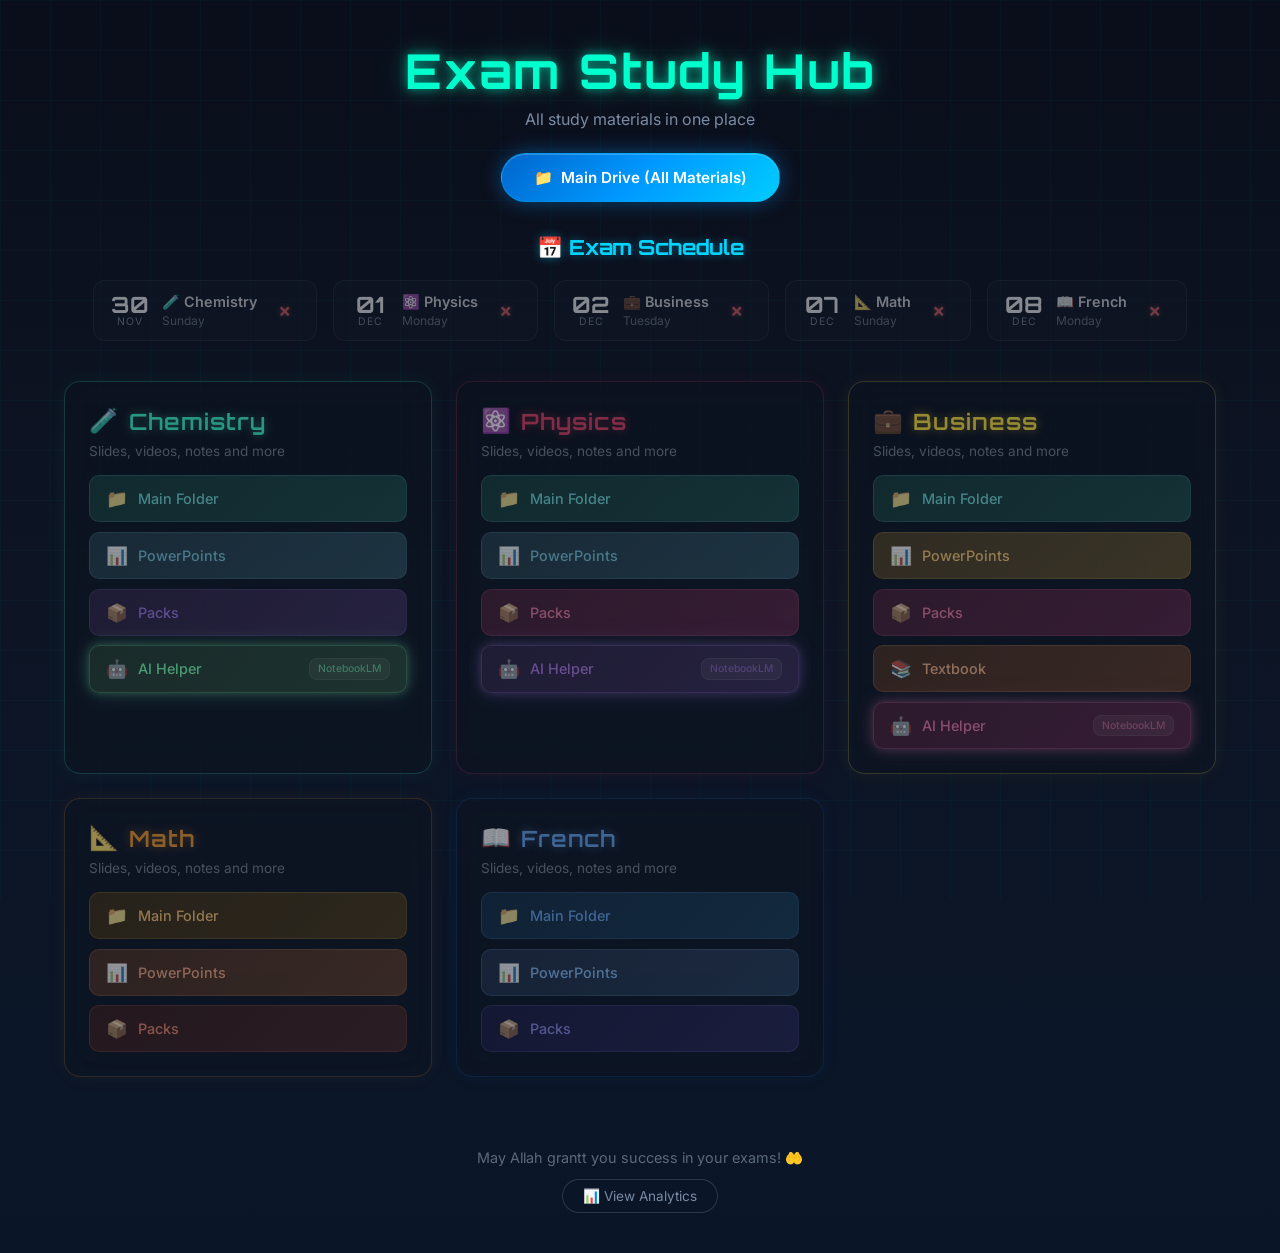
<file: index.html>
<!DOCTYPE html>
<html lang="en">
<head>
    <meta charset="UTF-8">
    <meta name="viewport" content="width=device-width, initial-scale=1.0">
    <title>Exam Study Hub</title>
    <link rel="icon" href="data:image/svg+xml,<svg xmlns='http://www.w3.org/2000/svg' viewBox='0 0 100 100'><text y='.9em' font-size='90'>📚</text></svg>">
    <link rel="stylesheet" href="style.css">
    <!-- GoatCounter Analytics - Free, privacy-friendly -->
    <script data-goatcounter="https://dalil-bot.goatcounter.com/count" async src="//gc.zgo.at/count.js"></script>
    <link rel="preconnect" href="https://fonts.googleapis.com">
    <link rel="preconnect" href="https://fonts.gstatic.com" crossorigin>
    <link href="https://fonts.googleapis.com/css2?family=Orbitron:wght@400;500;600;700;800;900&family=Inter:wght@400;500;600&display=swap" rel="stylesheet">
</head>
<body>
    <div class="container">
        <header>
            <h1>Exam Study Hub</h1>
            <p class="subtitle">All study materials in one place</p>
            <a href="https://drive.google.com/drive/folders/1V3xPaW38ADwKj5hBWv3kXhv7SUniLlws?dmr=1&ec=wgc-drive-globalnav-goto" class="main-drive-btn" target="_blank" rel="noopener noreferrer" data-goatcounter-click="main-drive">
                <span>📁</span> Main Drive (All Materials)
            </a>
        </header>

        <!-- Exam Schedule Section -->
        <section class="exam-schedule">
            <h2 class="schedule-title">📅 Exam Schedule</h2>
            <div class="schedule-grid" id="schedule-grid">
                <div class="exam-item" data-subject="chemistry" data-date="2025-11-30">
                    <div class="exam-date">
                        <span class="day">30</span>
                        <span class="month">NOV</span>
                    </div>
                    <div class="exam-info">
                        <span class="exam-subject">🧪 Chemistry</span>
                        <span class="exam-time">Sunday</span>
                    </div>
                    <div class="exam-status"></div>
                </div>
                <div class="exam-item" data-subject="physics" data-date="2025-12-01">
                    <div class="exam-date">
                        <span class="day">01</span>
                        <span class="month">DEC</span>
                    </div>
                    <div class="exam-info">
                        <span class="exam-subject">⚛️ Physics</span>
                        <span class="exam-time">Monday</span>
                    </div>
                    <div class="exam-status"></div>
                </div>
                <div class="exam-item" data-subject="business" data-date="2025-12-02">
                    <div class="exam-date">
                        <span class="day">02</span>
                        <span class="month">DEC</span>
                    </div>
                    <div class="exam-info">
                        <span class="exam-subject">💼 Business</span>
                        <span class="exam-time">Tuesday</span>
                    </div>
                    <div class="exam-status"></div>
                </div>
                <div class="exam-item" data-subject="math" data-date="2025-12-07">
                    <div class="exam-date">
                        <span class="day">07</span>
                        <span class="month">DEC</span>
                    </div>
                    <div class="exam-info">
                        <span class="exam-subject">📐 Math</span>
                        <span class="exam-time">Sunday</span>
                    </div>
                    <div class="exam-status"></div>
                </div>
                <div class="exam-item" data-subject="french" data-date="2025-12-08">
                    <div class="exam-date">
                        <span class="day">08</span>
                        <span class="month">DEC</span>
                    </div>
                    <div class="exam-info">
                        <span class="exam-subject">📖 French</span>
                        <span class="exam-time">Monday</span>
                    </div>
                    <div class="exam-status"></div>
                </div>
            </div>
        </section>

        <main class="subjects-grid">
            <!-- Chemistry Card -->
            <div class="subject-card chemistry">
                <div class="card-header">
                    <span class="emoji">🧪</span>
                    <h2>Chemistry</h2>
                </div>
                <div class="card-content">
                    <p>Slides, videos, notes and more</p>
                    <div class="links">
                        <a href="https://drive.google.com/drive/folders/1Ge_3_ob_kObjqUJhgW5cS1ozPm0BPdj0?dmr=1&ec=wgc-drive-globalnav-goto" class="link-btn drive" target="_blank" rel="noopener noreferrer" data-goatcounter-click="chemistry-main-folder">
                            <span class="icon">📁</span>
                            Main Folder
                        </a>
                        <a href="https://drive.google.com/drive/folders/1gFgXvEDUjOZMEjy5KuqccfFr0xEW0jMP?dmr=1&ec=wgc-drive-globalnav-goto" class="link-btn powerpoint" target="_blank" rel="noopener noreferrer" data-goatcounter-click="chemistry-powerpoints">
                            <span class="icon">📊</span>
                            PowerPoints
                        </a>
                        <a href="https://drive.google.com/drive/folders/18W90FnYt0sjGEcrqaDMIh6g4qFlm2ekl?dmr=1&ec=wgc-drive-globalnav-goto" class="link-btn packs" target="_blank" rel="noopener noreferrer" data-goatcounter-click="chemistry-packs">
                            <span class="icon">📦</span>
                            Packs
                        </a>
                        <a href="https://notebooklm.google.com/notebook/aff396b6-01ea-415c-9be4-762dc3fd0563" class="link-btn notebook glow" target="_blank" rel="noopener noreferrer" data-goatcounter-click="chemistry-ai-helper">
                            <span class="icon">🤖</span>
                            AI Helper
                            <span class="badge">NotebookLM</span>
                        </a>
                    </div>
                </div>
            </div>

            <!-- Physics Card -->
            <div class="subject-card physics">
                <div class="card-header">
                    <span class="emoji">⚛️</span>
                    <h2>Physics</h2>
                </div>
                <div class="card-content">
                    <p>Slides, videos, notes and more</p>
                    <div class="links">
                        <a href="https://drive.google.com/drive/folders/18dBBot2RpBExcObzJkKgNmKclbAlTYv1?dmr=1&ec=wgc-drive-globalnav-goto" class="link-btn drive" target="_blank" rel="noopener noreferrer" data-goatcounter-click="physics-main-folder">
                            <span class="icon">📁</span>
                            Main Folder
                        </a>
                        <a href="https://drive.google.com/drive/folders/1rq-vOnpydXju26geY5Ckwh7V8uVNMwpY?dmr=1&ec=wgc-drive-globalnav-goto" class="link-btn powerpoint" target="_blank" rel="noopener noreferrer" data-goatcounter-click="physics-powerpoints">
                            <span class="icon">📊</span>
                            PowerPoints
                        </a>
                        <a href="https://drive.google.com/drive/folders/1c--XY4WCclcojNiNTiwdiMD6bPvaRO23?dmr=1&ec=wgc-drive-globalnav-goto" class="link-btn packs" target="_blank" rel="noopener noreferrer" data-goatcounter-click="physics-packs">
                            <span class="icon">📦</span>
                            Packs
                        </a>
                        <a href="https://notebooklm.google.com/notebook/fa007b06-29c4-4090-a4db-c5056e3121c4" class="link-btn notebook glow" target="_blank" rel="noopener noreferrer" data-goatcounter-click="physics-ai-helper">
                            <span class="icon">🤖</span>
                            AI Helper
                            <span class="badge">NotebookLM</span>
                        </a>
                    </div>
                </div>
            </div>

            <!-- Business Card -->
            <div class="subject-card business">
                <div class="card-header">
                    <span class="emoji">💼</span>
                    <h2>Business</h2>
                </div>
                <div class="card-content">
                    <p>Slides, videos, notes and more</p>
                    <div class="links">
                        <a href="https://drive.google.com/drive/folders/1D5PbL655qw0TTDAENwRqwqPJZAsMwd1U?dmr=1&ec=wgc-drive-globalnav-goto" class="link-btn drive" target="_blank" rel="noopener noreferrer" data-goatcounter-click="business-main-folder">
                            <span class="icon">📁</span>
                            Main Folder
                        </a>
                        <a href="https://drive.google.com/drive/folders/17Ykx2hGzzbAq1a28bBm956pCyOY6s8jB?dmr=1&ec=wgc-drive-globalnav-goto" class="link-btn powerpoint" target="_blank" rel="noopener noreferrer" data-goatcounter-click="business-powerpoints">
                            <span class="icon">📊</span>
                            PowerPoints
                        </a>
                        <a href="https://drive.google.com/drive/folders/1QhyhrVjJ_X-tSRmMzoif98M0MyCLrPz9?dmr=1&ec=wgc-drive-globalnav-goto" class="link-btn packs" target="_blank" rel="noopener noreferrer" data-goatcounter-click="business-packs">
                            <span class="icon">📦</span>
                            Packs
                        </a>
                        <a href="https://drive.google.com/file/d/10e6-F__2n9rH9GKtkTLYQVt0o57WURry/view?usp=sharing" class="link-btn book" target="_blank" rel="noopener noreferrer" data-goatcounter-click="business-textbook">
                            <span class="icon">📚</span>
                            Textbook
                        </a>
                        <a href="https://notebooklm.google.com/notebook/654b1b3f-fb93-484d-986b-97ae2d410683" class="link-btn notebook glow" target="_blank" rel="noopener noreferrer" data-goatcounter-click="business-ai-helper">
                            <span class="icon">🤖</span>
                            AI Helper
                            <span class="badge">NotebookLM</span>
                        </a>
                    </div>
                </div>
            </div>

            <!-- Math Card -->
            <div class="subject-card math">
                <div class="card-header">
                    <span class="emoji">📐</span>
                    <h2>Math</h2>
                </div>
                <div class="card-content">
                    <p>Slides, videos, notes and more</p>
                    <div class="links">
                        <a href="https://drive.google.com/drive/u/0/folders/1gUCFGU2EZ320VWSz0gRyigboFN6kHEyH" class="link-btn drive" target="_blank" rel="noopener noreferrer" data-goatcounter-click="math-main-folder">
                            <span class="icon">📁</span>
                            Main Folder
                        </a>
                        <a href="https://drive.google.com/drive/u/0/folders/1eJ8apBhU4QXGFSaKNap0uqIagr1CoTDa" class="link-btn powerpoint" target="_blank" rel="noopener noreferrer" data-goatcounter-click="math-powerpoints">
                            <span class="icon">📊</span>
                            PowerPoints
                        </a>
                        <a href="https://drive.google.com/drive/u/0/folders/10N5v6RyyRVge-xkh-9ULCan2xOMOAED6" class="link-btn packs" target="_blank" rel="noopener noreferrer" data-goatcounter-click="math-packs">
                            <span class="icon">📦</span>
                            Packs
                        </a>
                    </div>
                </div>
            </div>

            <!-- French Card -->
            <div class="subject-card french">
                <div class="card-header">
                    <span class="emoji">📖</span>
                    <h2>French</h2>
                </div>
                <div class="card-content">
                    <p>Slides, videos, notes and more</p>
                    <div class="links">
                        <a href="https://drive.google.com/drive/folders/10xfjsbKKNn9fA8Rh1kt_1olAgX0hxMGy?dmr=1&ec=wgc-drive-globalnav-goto" class="link-btn drive" target="_blank" rel="noopener noreferrer" data-goatcounter-click="french-main-folder">
                            <span class="icon">📁</span>
                            Main Folder
                        </a>
                        <a href="https://drive.google.com/drive/folders/1UB6IWdLo5Q-4I9X6uWtVkuJSZ47VQTjv?dmr=1&ec=wgc-drive-globalnav-goto" class="link-btn powerpoint" target="_blank" rel="noopener noreferrer" data-goatcounter-click="french-powerpoints">
                            <span class="icon">📊</span>
                            PowerPoints
                        </a>
                        <a href="https://drive.google.com/drive/folders/1CQj7xeIxozUbv_fbTDthIe0CebE_4QQY?dmr=1&ec=wgc-drive-globalnav-goto" class="link-btn packs" target="_blank" rel="noopener noreferrer" data-goatcounter-click="french-packs">
                            <span class="icon">📦</span>
                            Packs
                        </a>
                    </div>
                </div>
            </div>
        </main>

        <footer>
            <p>May Allah grantt you success in your exams! 🤲</p>
            <a href="stats.html" class="stats-link">📊 View Analytics</a>
        </footer>
    </div>

    <!-- Click tracking script -->
    <script>
        // Wait for GoatCounter to load, then track clicks
        document.addEventListener('DOMContentLoaded', function() {
            // Find all elements with data-goatcounter-click attribute
            document.querySelectorAll('[data-goatcounter-click]').forEach(function(el) {
                el.addEventListener('click', function() {
                    var clickName = this.getAttribute('data-goatcounter-click');
                    // Send click event to GoatCounter
                    if (typeof goatcounter !== 'undefined' && goatcounter.count) {
                        goatcounter.count({
                            path: 'click/' + clickName,
                            event: true
                        });
                    }
                });
            });

            // Highlight upcoming exam and corresponding subject card
            highlightUpcomingExam();
            fadeCompletedSubjects();
        });

        function highlightUpcomingExam() {
            const examItems = document.querySelectorAll('.exam-item');
            const today = new Date();
            today.setHours(0, 0, 0, 0);
            
            let upcomingFound = false;
            
            examItems.forEach(function(item) {
                const examDate = new Date(item.dataset.date);
                examDate.setHours(0, 0, 0, 0);
                const subject = item.dataset.subject;
                const statusEl = item.querySelector('.exam-status');
                
                // Calculate days difference
                const diffTime = examDate - today;
                const diffDays = Math.ceil(diffTime / (1000 * 60 * 60 * 24));
                
                if (diffDays < 0) {
                    // Past exam - completed
                    item.classList.add('past');
                    statusEl.innerHTML = '<span class="done-x">✗</span>';
                    statusEl.classList.add('done');
                } else if (diffDays === 0) {
                    // Today's exam - mark as today but find next upcoming
                    item.classList.add('past');
                    statusEl.innerHTML = '<span class="done-x">✗</span>';
                    statusEl.classList.add('done');
                } else if (!upcomingFound) {
                    // Next upcoming exam - THIS one glows
                    item.classList.add('upcoming');
                    statusEl.textContent = diffDays === 1 ? '⏰ Tomorrow!' : `📆 ${diffDays} days`;
                    statusEl.classList.add('upcoming-status');
                    highlightSubjectCard(subject);
                    upcomingFound = true;
                } else {
                    // Future exam (not the next one)
                    statusEl.textContent = `${diffDays} days`;
                    statusEl.classList.add('future-status');
                }
            });
        }

        function highlightSubjectCard(subject) {
            const card = document.querySelector(`.subject-card.${subject}`);
            if (card) {
                card.classList.add('next-exam');
            }
        }

        // Fade completed exam subject cards
        function fadeCompletedSubjects() {
            const examItems = document.querySelectorAll('.exam-item.past');
            examItems.forEach(function(item) {
                const subject = item.dataset.subject;
                const card = document.querySelector(`.subject-card.${subject}`);
                if (card) {
                    card.classList.add('exam-done');
                }
            });
        }

        // Functions are called inside DOMContentLoaded above
    </script>
</body>

</html>
</file>
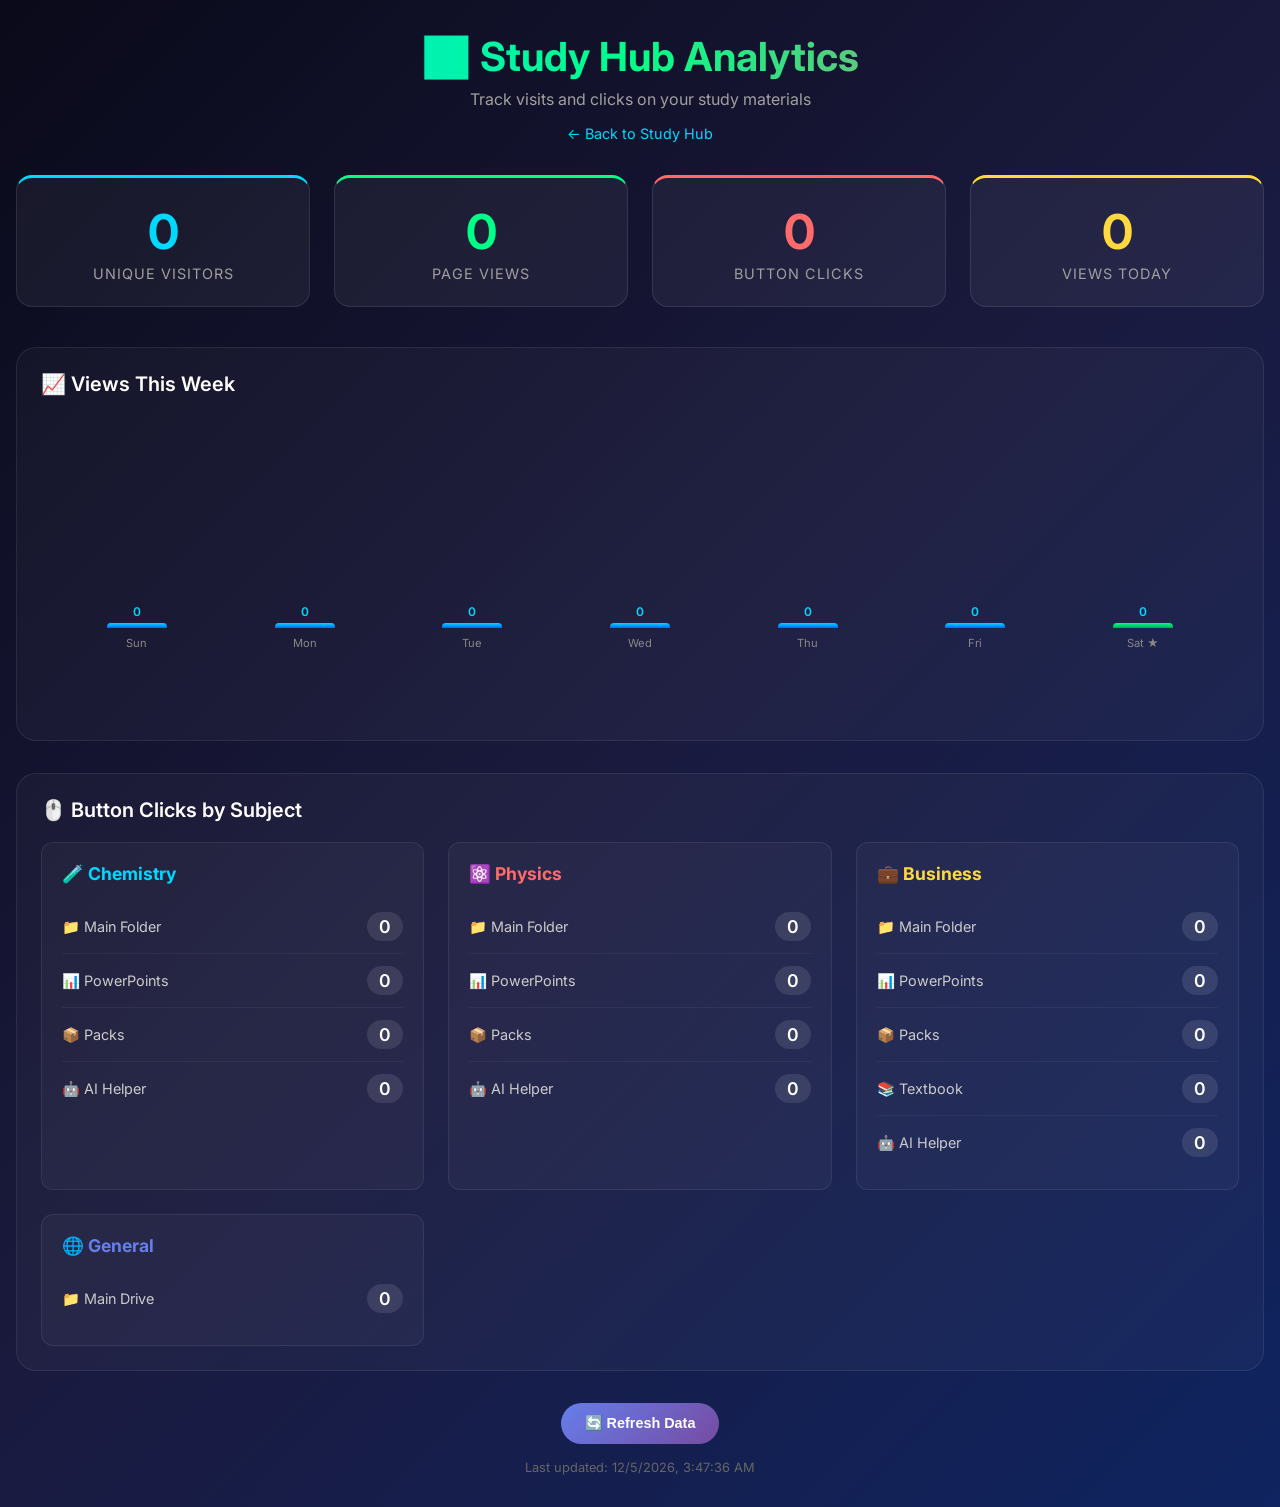
<file: stats.html>
<!DOCTYPE html>
<html lang="en">
<head>
    <meta charset="UTF-8">
    <meta name="viewport" content="width=device-width, initial-scale=1.0">
    <title>📊 Study Hub Analytics</title>
    <link rel="preconnect" href="https://fonts.googleapis.com">
    <link rel="preconnect" href="https://fonts.gstatic.com" crossorigin>
    <link href="https://fonts.googleapis.com/css2?family=Inter:wght@400;500;600;700&display=swap" rel="stylesheet">
    <style>
        * {
            margin: 0;
            padding: 0;
            box-sizing: border-box;
        }

        body {
            font-family: 'Inter', -apple-system, BlinkMacSystemFont, 'Segoe UI', Roboto, sans-serif;
            background: linear-gradient(135deg, #0a0a1a 0%, #1a1a3e 50%, #0f2460 100%);
            min-height: 100vh;
            color: #ffffff;
            padding: 2rem 1rem;
        }

        .container {
            max-width: 1400px;
            margin: 0 auto;
        }

        header {
            text-align: center;
            margin-bottom: 2rem;
        }

        header h1 {
            font-size: 2.5rem;
            font-weight: 700;
            margin-bottom: 0.5rem;
            background: linear-gradient(90deg, #00d9ff, #00ff88, #ff6b6b);
            -webkit-background-clip: text;
            -webkit-text-fill-color: transparent;
            background-clip: text;
        }

        .subtitle {
            color: #a0a0a0;
            font-size: 1rem;
        }

        .back-link {
            display: inline-block;
            margin-top: 1rem;
            color: #00d9ff;
            text-decoration: none;
            font-size: 0.9rem;
            transition: all 0.3s;
        }

        .back-link:hover {
            color: #00ff88;
        }

        /* Stats Overview */
        .stats-overview {
            display: grid;
            grid-template-columns: repeat(auto-fit, minmax(200px, 1fr));
            gap: 1.5rem;
            margin-bottom: 2.5rem;
        }

        .stat-card {
            background: rgba(255, 255, 255, 0.05);
            border-radius: 16px;
            padding: 1.5rem;
            text-align: center;
            border: 1px solid rgba(255, 255, 255, 0.1);
            transition: all 0.3s;
        }

        .stat-card:hover {
            transform: translateY(-3px);
            box-shadow: 0 10px 30px rgba(0, 0, 0, 0.3);
        }

        .stat-card.visitors {
            border-top: 3px solid #00d9ff;
        }

        .stat-card.pageviews {
            border-top: 3px solid #00ff88;
        }

        .stat-card.clicks {
            border-top: 3px solid #ff6b6b;
        }

        .stat-card.today {
            border-top: 3px solid #ffd93d;
        }

        .stat-value {
            font-size: 3rem;
            font-weight: 700;
            margin-bottom: 0.25rem;
        }

        .stat-card.visitors .stat-value { color: #00d9ff; }
        .stat-card.pageviews .stat-value { color: #00ff88; }
        .stat-card.clicks .stat-value { color: #ff6b6b; }
        .stat-card.today .stat-value { color: #ffd93d; }

        .stat-label {
            color: #a0a0a0;
            font-size: 0.9rem;
            text-transform: uppercase;
            letter-spacing: 1px;
        }

        /* Sections */
        .section {
            background: rgba(255, 255, 255, 0.03);
            border-radius: 20px;
            padding: 1.5rem;
            margin-bottom: 2rem;
            border: 1px solid rgba(255, 255, 255, 0.08);
        }

        .section-title {
            font-size: 1.25rem;
            font-weight: 600;
            margin-bottom: 1.25rem;
            display: flex;
            align-items: center;
            gap: 0.5rem;
        }

        /* Click Stats Grid */
        .clicks-grid {
            display: grid;
            grid-template-columns: repeat(auto-fit, minmax(300px, 1fr));
            gap: 1.5rem;
        }

        .subject-stats {
            background: rgba(255, 255, 255, 0.03);
            border-radius: 12px;
            padding: 1.25rem;
            border: 1px solid rgba(255, 255, 255, 0.08);
        }

        .subject-stats h3 {
            font-size: 1.1rem;
            margin-bottom: 1rem;
            display: flex;
            align-items: center;
            gap: 0.5rem;
        }

        .subject-stats.chemistry h3 { color: #00d9ff; }
        .subject-stats.physics h3 { color: #ff6b6b; }
        .subject-stats.business h3 { color: #ffd93d; }
        .subject-stats.other h3 { color: #667eea; }

        .click-item {
            display: flex;
            justify-content: space-between;
            align-items: center;
            padding: 0.75rem 0;
            border-bottom: 1px solid rgba(255, 255, 255, 0.05);
        }

        .click-item:last-child {
            border-bottom: none;
        }

        .click-name {
            display: flex;
            align-items: center;
            gap: 0.5rem;
            color: #ccc;
            font-size: 0.9rem;
        }

        .click-count {
            font-weight: 600;
            font-size: 1.1rem;
            color: #fff;
            background: rgba(255, 255, 255, 0.1);
            padding: 0.25rem 0.75rem;
            border-radius: 20px;
        }

        /* Chart Container */
        .chart-container {
            height: 300px;
            position: relative;
        }

        .chart-bars {
            display: flex;
            align-items: flex-end;
            justify-content: space-around;
            height: 250px;
            padding: 1rem;
            gap: 0.5rem;
        }

        .bar-wrapper {
            display: flex;
            flex-direction: column;
            align-items: center;
            flex: 1;
            max-width: 60px;
        }

        .bar {
            width: 100%;
            background: linear-gradient(180deg, #00d9ff 0%, #0066ff 100%);
            border-radius: 4px 4px 0 0;
            min-height: 5px;
            transition: all 0.5s ease;
            position: relative;
        }

        .bar:hover {
            filter: brightness(1.2);
        }

        .bar-label {
            font-size: 0.7rem;
            color: #888;
            margin-top: 0.5rem;
            text-align: center;
        }

        .bar-value {
            font-size: 0.75rem;
            color: #00d9ff;
            margin-bottom: 0.25rem;
            font-weight: 600;
        }

        /* Loading */
        .loading {
            text-align: center;
            padding: 3rem;
            color: #888;
        }

        .loading-spinner {
            width: 40px;
            height: 40px;
            border: 3px solid rgba(255, 255, 255, 0.1);
            border-top-color: #00d9ff;
            border-radius: 50%;
            animation: spin 1s linear infinite;
            margin: 0 auto 1rem;
        }

        @keyframes spin {
            to { transform: rotate(360deg); }
        }

        /* Error */
        .error {
            background: rgba(255, 107, 107, 0.1);
            border: 1px solid rgba(255, 107, 107, 0.3);
            border-radius: 12px;
            padding: 1.5rem;
            text-align: center;
            color: #ff6b6b;
        }

        /* Refresh Button */
        .refresh-btn {
            background: linear-gradient(135deg, #667eea 0%, #764ba2 100%);
            color: white;
            border: none;
            padding: 0.75rem 1.5rem;
            border-radius: 25px;
            cursor: pointer;
            font-weight: 600;
            font-size: 0.9rem;
            transition: all 0.3s;
            display: inline-flex;
            align-items: center;
            gap: 0.5rem;
        }

        .refresh-btn:hover {
            transform: translateY(-2px);
            box-shadow: 0 5px 20px rgba(102, 126, 234, 0.4);
        }

        .last-updated {
            color: #666;
            font-size: 0.8rem;
            margin-top: 1rem;
        }

        /* Top Pages Table */
        .pages-table {
            width: 100%;
            border-collapse: collapse;
        }

        .pages-table th,
        .pages-table td {
            padding: 0.75rem;
            text-align: left;
            border-bottom: 1px solid rgba(255, 255, 255, 0.05);
        }

        .pages-table th {
            color: #888;
            font-weight: 500;
            font-size: 0.85rem;
            text-transform: uppercase;
            letter-spacing: 0.5px;
        }

        .pages-table td {
            color: #ccc;
        }

        .pages-table .count {
            color: #00ff88;
            font-weight: 600;
        }

        /* Responsive */
        @media (max-width: 768px) {
            header h1 {
                font-size: 1.75rem;
            }
            
            .stats-overview {
                grid-template-columns: repeat(2, 1fr);
            }
            
            .stat-value {
                font-size: 2rem;
            }

            .clicks-grid {
                grid-template-columns: 1fr;
            }
        }
    </style>
</head>
<body>
    <div class="container">
        <header>
            <h1>📊 Study Hub Analytics</h1>
            <p class="subtitle">Track visits and clicks on your study materials</p>
            <a href="index.html" class="back-link">← Back to Study Hub</a>
        </header>

        <div id="content">
            <div class="loading">
                <div class="loading-spinner"></div>
                <p>Loading analytics data...</p>
            </div>
        </div>
    </div>

    <script>
        const API_TOKEN = '12tmoo7i14a021hqzvahxxjmuykbzyu5gx944eio9dfu6wgfjo';
        const API_BASE = 'https://dalil-bot.goatcounter.com/api/v0';

        // Button click tracking paths - matches what GoatCounter records
        const clickPaths = {
            chemistry: [
                { path: 'click/chemistry-main-folder', altPath: 'chemistry-main-folder', label: 'Main Folder', icon: '📁' },
                { path: 'click/chemistry-powerpoints', altPath: 'chemistry-powerpoints', label: 'PowerPoints', icon: '📊' },
                { path: 'click/chemistry-packs', altPath: 'chemistry-packs', label: 'Packs', icon: '📦' },
                { path: 'click/chemistry-ai-helper', altPath: 'chemistry-ai-helper', label: 'AI Helper', icon: '🤖' }
            ],
            physics: [
                { path: 'click/physics-main-folder', altPath: 'physics-main-folder', label: 'Main Folder', icon: '📁' },
                { path: 'click/physics-powerpoints', altPath: 'physics-powerpoints', label: 'PowerPoints', icon: '📊' },
                { path: 'click/physics-packs', altPath: 'physics-packs', label: 'Packs', icon: '📦' },
                { path: 'click/physics-ai-helper', altPath: 'physics-ai-helper', label: 'AI Helper', icon: '🤖' }
            ],
            business: [
                { path: 'click/business-main-folder', altPath: 'business-main-folder', label: 'Main Folder', icon: '📁' },
                { path: 'click/business-powerpoints', altPath: 'business-powerpoints', label: 'PowerPoints', icon: '📊' },
                { path: 'click/business-packs', altPath: 'business-packs', label: 'Packs', icon: '📦' },
                { path: 'click/business-textbook', altPath: 'business-textbook', label: 'Textbook', icon: '📚' },
                { path: 'click/business-ai-helper', altPath: 'business-ai-helper', label: 'AI Helper', icon: '🤖' }
            ],
            other: [
                { path: 'click/main-drive', altPath: 'main-drive', label: 'Main Drive', icon: '📁' }
            ]
        };

        // Store all hits data globally
        let allHitsData = [];

        async function fetchStats() {
            try {
                const response = await fetch(`${API_BASE}/stats/total`, {
                    headers: {
                        'Authorization': `Bearer ${API_TOKEN}`
                    }
                });
                
                if (!response.ok) throw new Error('Failed to fetch stats');
                return await response.json();
            } catch (error) {
                console.error('Error fetching total stats:', error);
                return null;
            }
        }

        async function fetchHits(period = 'week') {
            try {
                const response = await fetch(`${API_BASE}/stats/hits?period=${period}&limit=100`, {
                    headers: {
                        'Authorization': `Bearer ${API_TOKEN}`
                    }
                });
                
                if (!response.ok) throw new Error('Failed to fetch hits');
                const data = await response.json();
                allHitsData = data.hits || [];
                return data;
            } catch (error) {
                console.error('Error fetching hits:', error);
                return null;
            }
        }

        function getClickCount(pathName, altPath) {
            // Search through all hits for matching path
            for (const hit of allHitsData) {
                if (hit.path === pathName || hit.path === altPath || 
                    hit.path === '/' + pathName || hit.path === '/' + altPath) {
                    return hit.count || 0;
                }
            }
            return 0;
        }

        function formatNumber(num) {
            if (num >= 1000) {
                return (num / 1000).toFixed(1) + 'k';
            }
            return num.toString();
        }

        async function loadAnalytics() {
            const content = document.getElementById('content');
            
            try {
                // Fetch main stats
                const [totalStats, hitsData] = await Promise.all([
                    fetchStats(),
                    fetchHits('week')
                ]);

                // Calculate totals - separate page views from clicks
                let totalVisitors = 0;
                let totalPageviews = 0;
                let totalClicks = 0;
                let todayViews = 0;
                let dailyData = [];

                if (hitsData && hitsData.hits) {
                    hitsData.hits.forEach(hit => {
                        // Check if it's a click event (contains click paths)
                        const isClick = hit.path && (
                            hit.path.includes('click/') || 
                            hit.path.includes('-main-folder') ||
                            hit.path.includes('-powerpoints') ||
                            hit.path.includes('-packs') ||
                            hit.path.includes('-ai-helper') ||
                            hit.path.includes('-textbook') ||
                            hit.path === 'main-drive' ||
                            hit.path === '/main-drive'
                        );
                        
                        if (isClick) {
                            totalClicks += hit.count || 0;
                        } else {
                            totalPageviews += hit.count || 0;
                        }
                        
                        if (hit.stats) {
                            hit.stats.forEach(stat => {
                                dailyData.push({
                                    date: stat.day,
                                    count: stat.count
                                });
                            });
                        }
                    });
                }

                if (totalStats) {
                    totalVisitors = totalStats.total_unique || totalStats.total || 0;
                }

                // Get today's count
                const today = new Date().toISOString().split('T')[0];
                if (dailyData.length > 0) {
                    const todayData = dailyData.find(d => d.date === today);
                    todayViews = todayData ? todayData.count : 0;
                }

                // Build the dashboard HTML
                let html = `
                    <div class="stats-overview">
                        <div class="stat-card visitors">
                            <div class="stat-value">${formatNumber(totalVisitors)}</div>
                            <div class="stat-label">Unique Visitors</div>
                        </div>
                        <div class="stat-card pageviews">
                            <div class="stat-value">${formatNumber(totalPageviews)}</div>
                            <div class="stat-label">Page Views</div>
                        </div>
                        <div class="stat-card clicks">
                            <div class="stat-value">${formatNumber(totalClicks)}</div>
                            <div class="stat-label">Button Clicks</div>
                        </div>
                        <div class="stat-card today">
                            <div class="stat-value">${formatNumber(todayViews)}</div>
                            <div class="stat-label">Views Today</div>
                        </div>
                    </div>

                    <div class="section">
                        <h2 class="section-title">📈 Views This Week</h2>
                        <div class="chart-container">
                            <div class="chart-bars" id="weekly-chart">
                                ${generateWeeklyChart(dailyData)}
                            </div>
                        </div>
                    </div>

                    <div class="section">
                        <h2 class="section-title">🖱️ Button Clicks by Subject</h2>
                        <div class="clicks-grid">
                            <div class="subject-stats chemistry">
                                <h3>🧪 Chemistry</h3>
                                <div id="chemistry-clicks">
                                    <div class="loading"><div class="loading-spinner"></div></div>
                                </div>
                            </div>
                            <div class="subject-stats physics">
                                <h3>⚛️ Physics</h3>
                                <div id="physics-clicks">
                                    <div class="loading"><div class="loading-spinner"></div></div>
                                </div>
                            </div>
                            <div class="subject-stats business">
                                <h3>💼 Business</h3>
                                <div id="business-clicks">
                                    <div class="loading"><div class="loading-spinner"></div></div>
                                </div>
                            </div>
                            <div class="subject-stats other">
                                <h3>🌐 General</h3>
                                <div id="other-clicks">
                                    <div class="loading"><div class="loading-spinner"></div></div>
                                </div>
                            </div>
                        </div>
                    </div>

                    <div style="text-align: center; margin-top: 2rem;">
                        <button class="refresh-btn" onclick="location.reload()">
                            🔄 Refresh Data
                        </button>
                        <p class="last-updated">Last updated: ${new Date().toLocaleString()}</p>
                    </div>
                `;

                content.innerHTML = html;

                // Load click stats for each subject
                loadClickStats();

            } catch (error) {
                content.innerHTML = `
                    <div class="error">
                        <h3>⚠️ Could not load analytics</h3>
                        <p>${error.message}</p>
                        <button class="refresh-btn" onclick="location.reload()" style="margin-top: 1rem;">
                            🔄 Try Again
                        </button>
                    </div>
                `;
            }
        }

        function generateWeeklyChart(dailyData) {
            const days = ['Sun', 'Mon', 'Tue', 'Wed', 'Thu', 'Fri', 'Sat'];
            const today = new Date();
            let chartHtml = '';
            let maxCount = 1;

            // Get last 7 days
            const weekData = [];
            for (let i = 6; i >= 0; i--) {
                const date = new Date(today);
                date.setDate(date.getDate() - i);
                const dateStr = date.toISOString().split('T')[0];
                const dayData = dailyData.find(d => d.date === dateStr);
                const count = dayData ? dayData.count : 0;
                weekData.push({
                    day: days[date.getDay()],
                    count: count,
                    isToday: i === 0
                });
                if (count > maxCount) maxCount = count;
            }

            weekData.forEach(data => {
                const height = Math.max((data.count / maxCount) * 200, 5);
                const barColor = data.isToday 
                    ? 'linear-gradient(180deg, #00ff88 0%, #00aa55 100%)'
                    : 'linear-gradient(180deg, #00d9ff 0%, #0066ff 100%)';
                
                chartHtml += `
                    <div class="bar-wrapper">
                        <div class="bar-value">${data.count}</div>
                        <div class="bar" style="height: ${height}px; background: ${barColor};"></div>
                        <div class="bar-label">${data.day}${data.isToday ? ' ★' : ''}</div>
                    </div>
                `;
            });

            return chartHtml;
        }

        async function loadClickStats() {
            for (const [subject, paths] of Object.entries(clickPaths)) {
                const container = document.getElementById(`${subject}-clicks`);
                let html = '';

                for (const item of paths) {
                    const count = getClickCount(item.path, item.altPath);

                    html += `
                        <div class="click-item">
                            <span class="click-name">${item.icon} ${item.label}</span>
                            <span class="click-count">${count}</span>
                        </div>
                    `;
                }

                if (container) {
                    container.innerHTML = html;
                }
            }
        }

        // Load analytics on page load
        loadAnalytics();
    </script>
</body>
</html>
</file>
<file: style.css>
@import url('https://fonts.googleapis.com/css2?family=Orbitron:wght@400;500;600;700;800;900&family=Inter:wght@400;500;600&display=swap');

* {
    margin: 0;
    padding: 0;
    box-sizing: border-box;
}

body {
    font-family: 'Inter', -apple-system, BlinkMacSystemFont, sans-serif;
    background: linear-gradient(180deg, #0a0e1a 0%, #0d1525 50%, #0a1628 100%);
    min-height: 100vh;
    color: #ffffff;
    position: relative;
    overflow-x: hidden;
}

/* Background grid effect */
body::before {
    content: '';
    position: fixed;
    top: 0;
    left: 0;
    right: 0;
    bottom: 0;
    background-image: 
        linear-gradient(rgba(0, 217, 255, 0.03) 1px, transparent 1px),
        linear-gradient(90deg, rgba(0, 217, 255, 0.03) 1px, transparent 1px);
    background-size: 50px 50px;
    pointer-events: none;
    z-index: 0;
}

.container {
    max-width: 1200px;
    margin: 0 auto;
    padding: 2.5rem 1.5rem;
    position: relative;
    z-index: 1;
}

/* Header */
header {
    text-align: center;
    margin-bottom: 2rem;
}

header h1 {
    font-family: 'Orbitron', sans-serif;
    font-size: 3rem;
    font-weight: 700;
    margin-bottom: 0.5rem;
    color: #00ffcc;
    text-shadow: 
        0 0 10px rgba(0, 255, 204, 0.5),
        0 0 20px rgba(0, 255, 204, 0.3),
        0 0 40px rgba(0, 255, 204, 0.2);
    letter-spacing: 2px;
}

.subtitle {
    color: #7a8ba3;
    font-size: 1rem;
    margin-bottom: 1.5rem;
    font-weight: 400;
}

.main-drive-btn {
    display: inline-flex;
    align-items: center;
    gap: 0.5rem;
    background: linear-gradient(135deg, #0066cc 0%, #0099ff 50%, #00ccff 100%);
    color: white;
    padding: 0.875rem 2rem;
    border-radius: 25px;
    text-decoration: none;
    font-weight: 600;
    font-size: 0.95rem;
    transition: all 0.3s ease;
    box-shadow: 
        0 0 20px rgba(0, 153, 255, 0.4),
        inset 0 1px 0 rgba(255, 255, 255, 0.2);
    border: 1px solid rgba(0, 200, 255, 0.3);
}

.main-drive-btn:hover {
    transform: translateY(-2px);
    box-shadow: 
        0 0 30px rgba(0, 153, 255, 0.6),
        0 5px 20px rgba(0, 153, 255, 0.4);
}

/* Exam Schedule Section */
.exam-schedule {
    margin-bottom: 2.5rem;
}

.schedule-title {
    font-family: 'Orbitron', sans-serif;
    font-size: 1.3rem;
    color: #00d4ff;
    text-align: center;
    margin-bottom: 1.25rem;
    text-shadow: 0 0 10px rgba(0, 212, 255, 0.4);
}

.schedule-grid {
    display: flex;
    justify-content: center;
    gap: 1rem;
    flex-wrap: wrap;
}

.exam-item {
    display: flex;
    align-items: center;
    gap: 0.75rem;
    background: rgba(15, 25, 45, 0.8);
    border: 1px solid rgba(100, 120, 150, 0.2);
    border-radius: 12px;
    padding: 0.75rem 1rem;
    min-width: 180px;
    transition: all 0.3s ease;
}

.exam-item.past {
    opacity: 0.5;
    filter: grayscale(0.3);
}

.exam-item.today {
    border-color: rgba(150, 150, 180, 0.3);
    opacity: 0.85;
}

.exam-item.upcoming {
    animation: exam-pulse 2s ease-in-out infinite;
}

/* Subject-specific glow colors for upcoming exams */
.exam-item.upcoming[data-subject="chemistry"] {
    border-color: rgba(0, 255, 200, 0.4);
    box-shadow: 
        0 0 15px rgba(0, 255, 200, 0.2),
        0 0 30px rgba(0, 255, 200, 0.1);
}

.exam-item.upcoming[data-subject="physics"] {
    border-color: rgba(255, 50, 100, 0.4);
    box-shadow: 
        0 0 15px rgba(255, 50, 100, 0.2),
        0 0 30px rgba(255, 50, 100, 0.1);
}

.exam-item.upcoming[data-subject="business"] {
    border-color: rgba(255, 220, 0, 0.4);
    box-shadow: 
        0 0 15px rgba(255, 220, 0, 0.2),
        0 0 30px rgba(255, 220, 0, 0.1);
}

.exam-item.upcoming[data-subject="math"] {
    border-color: rgba(255, 140, 0, 0.4);
    box-shadow: 
        0 0 15px rgba(255, 140, 0, 0.2),
        0 0 30px rgba(255, 140, 0, 0.1);
}

.exam-item.upcoming[data-subject="french"] {
    border-color: rgba(77, 159, 255, 0.4);
    box-shadow: 
        0 0 15px rgba(77, 159, 255, 0.2),
        0 0 30px rgba(77, 159, 255, 0.1);
}

@keyframes exam-pulse {
    0%, 100% { 
        filter: brightness(1);
    }
    50% { 
        filter: brightness(1.2);
    }
}

.exam-date {
    display: flex;
    flex-direction: column;
    align-items: center;
    min-width: 40px;
}

.exam-date .day {
    font-family: 'Orbitron', sans-serif;
    font-size: 1.4rem;
    font-weight: 700;
    color: #fff;
    line-height: 1;
}

.exam-date .month {
    font-size: 0.65rem;
    color: #7a8ba3;
    text-transform: uppercase;
    letter-spacing: 1px;
}

.exam-info {
    display: flex;
    flex-direction: column;
    gap: 0.15rem;
}

.exam-subject {
    font-weight: 600;
    font-size: 0.9rem;
    color: #e0e0e0;
}

.exam-time {
    font-size: 0.75rem;
    color: #6b7a8f;
}

.exam-status {
    margin-left: auto;
    font-size: 0.7rem;
    font-weight: 600;
    padding: 0.2rem 0.5rem;
    border-radius: 8px;
}

.exam-status.done {
    color: #ff5555;
}

.done-x {
    font-size: 1.1rem;
    font-weight: 700;
    color: #ff5555;
    text-shadow: 0 0 5px rgba(255, 85, 85, 0.5);
}

.exam-status.today-status {
    color: #a0a0a0;
    background: rgba(150, 150, 150, 0.1);
}

.exam-status.upcoming-status {
    color: #00ffc8;
    background: rgba(0, 255, 200, 0.1);
}

.exam-status.future-status {
    color: #7a8ba3;
}

/* Subject Card - Next Exam Highlight */
.subject-card.next-exam {
    animation: card-glow 2.5s ease-in-out infinite;
}

.subject-card.chemistry.next-exam {
    box-shadow: 
        0 0 25px rgba(0, 255, 200, 0.25),
        0 0 50px rgba(0, 255, 200, 0.15),
        inset 0 0 30px rgba(0, 255, 200, 0.03);
}

.subject-card.physics.next-exam {
    box-shadow: 
        0 0 25px rgba(255, 50, 100, 0.25),
        0 0 50px rgba(255, 50, 100, 0.15),
        inset 0 0 30px rgba(255, 50, 100, 0.03);
}

.subject-card.business.next-exam {
    box-shadow: 
        0 0 25px rgba(255, 220, 0, 0.25),
        0 0 50px rgba(255, 220, 0, 0.15),
        inset 0 0 30px rgba(255, 220, 0, 0.03);
}

.subject-card.math.next-exam {
    box-shadow: 
        0 0 25px rgba(255, 140, 0, 0.25),
        0 0 50px rgba(255, 140, 0, 0.15),
        inset 0 0 30px rgba(255, 140, 0, 0.03);
}

.subject-card.french.next-exam {
    box-shadow: 
        0 0 25px rgba(77, 159, 255, 0.25),
        0 0 50px rgba(77, 159, 255, 0.15),
        inset 0 0 30px rgba(77, 159, 255, 0.03);
}

@keyframes card-glow {
    0%, 100% { filter: brightness(1); }
    50% { filter: brightness(1.1); }
}

/* Subjects Grid */
.subjects-grid {
    display: grid;
    grid-template-columns: repeat(3, 1fr);
    gap: 1.5rem;
    margin-bottom: 2.5rem;
}

/* Center the last card if it's alone in its row */
.subject-card:last-child:nth-child(3n + 1) {
    grid-column: 2;
}

/* Subject Cards */
.subject-card {
    background: rgba(10, 20, 40, 0.6);
    border-radius: 16px;
    padding: 1.5rem;
    backdrop-filter: blur(10px);
    transition: all 0.3s ease;
    position: relative;
}

/* Chemistry Card - Cyan/Teal */
.subject-card.chemistry {
    border: 1px solid rgba(0, 255, 200, 0.3);
    box-shadow: 
        0 0 20px rgba(0, 255, 200, 0.1),
        inset 0 0 30px rgba(0, 255, 200, 0.02);
}

.subject-card.chemistry .card-header h2 {
    color: #00ffc8;
    text-shadow: 0 0 10px rgba(0, 255, 200, 0.5);
}

/* Physics Card - Red/Pink */
.subject-card.physics {
    border: 1px solid rgba(255, 50, 100, 0.3);
    box-shadow: 
        0 0 20px rgba(255, 50, 100, 0.1),
        inset 0 0 30px rgba(255, 50, 100, 0.02);
}

.subject-card.physics .card-header h2 {
    color: #ff3264;
    text-shadow: 0 0 10px rgba(255, 50, 100, 0.5);
}

/* Business Card - Yellow/Gold */
.subject-card.business {
    border: 1px solid rgba(255, 220, 0, 0.3);
    box-shadow: 
        0 0 20px rgba(255, 220, 0, 0.1),
        inset 0 0 30px rgba(255, 220, 0, 0.02);
}

.subject-card.business .card-header h2 {
    color: #ffdc00;
    text-shadow: 0 0 10px rgba(255, 220, 0, 0.5);
}

/* Math Card - Orange */
.subject-card.math {
    border: 1px solid rgba(255, 140, 0, 0.3);
    box-shadow: 
        0 0 20px rgba(255, 140, 0, 0.1),
        inset 0 0 30px rgba(255, 140, 0, 0.02);
}

.subject-card.math .card-header h2 {
    color: #ff8c00;
    text-shadow: 0 0 10px rgba(255, 140, 0, 0.5);
}

/* French Card - Blue */
.subject-card.french {
    border: 1px solid rgba(0, 100, 255, 0.3);
    box-shadow: 
        0 0 20px rgba(0, 100, 255, 0.1),
        inset 0 0 30px rgba(0, 100, 255, 0.02);
}

.subject-card.french .card-header h2 {
    color: #4d9fff;
    text-shadow: 0 0 10px rgba(77, 159, 255, 0.5);
}

.subject-card:hover {
    transform: translateY(-3px);
}

/* Fade completed exam subject cards */
.subject-card.exam-done {
    opacity: 0.6;
    filter: saturate(0.7);
}

.subject-card.exam-done:hover {
    opacity: 0.85;
    filter: saturate(0.9);
}

/* Card Header */
.card-header {
    display: flex;
    align-items: center;
    gap: 0.6rem;
    margin-bottom: 0.5rem;
}

.card-header .emoji {
    font-size: 1.5rem;
}

.card-header h2 {
    font-family: 'Orbitron', sans-serif;
    font-size: 1.4rem;
    font-weight: 600;
    letter-spacing: 1px;
}

/* Card Content */
.card-content p {
    color: #6b7a8f;
    margin-bottom: 1rem;
    font-size: 0.85rem;
}

/* Links */
.links {
    display: flex;
    flex-direction: column;
    gap: 0.6rem;
}

.link-btn {
    display: flex;
    align-items: center;
    gap: 0.6rem;
    padding: 0.75rem 1rem;
    border-radius: 10px;
    text-decoration: none;
    font-weight: 500;
    font-size: 0.9rem;
    transition: all 0.25s ease;
    position: relative;
    overflow: hidden;
}

.link-btn .icon {
    font-size: 1.1rem;
    opacity: 0.9;
}

/* Chemistry buttons */
.subject-card.chemistry .link-btn.drive {
    background: linear-gradient(135deg, #0a3d3d 0%, #0d4a4a 100%);
    color: #4dd9d9;
    border: 1px solid rgba(77, 217, 217, 0.2);
}

.subject-card.chemistry .link-btn.powerpoint {
    background: linear-gradient(135deg, #1a3a4d 0%, #1e4a5f 100%);
    color: #5bc0de;
    border: 1px solid rgba(91, 192, 222, 0.2);
}

.subject-card.chemistry .link-btn.packs {
    background: linear-gradient(135deg, #2d1f4e 0%, #3a2963 100%);
    color: #9b6dff;
    border: 1px solid rgba(155, 109, 255, 0.2);
}

.subject-card.chemistry .link-btn.notebook {
    background: linear-gradient(135deg, #1a3d2e 0%, #1f4a38 100%);
    color: #4dff9d;
    border: 1px solid rgba(77, 255, 157, 0.3);
}

/* Physics buttons */
.subject-card.physics .link-btn.drive {
    background: linear-gradient(135deg, #0a3d3d 0%, #0d4a4a 100%);
    color: #4dd9d9;
    border: 1px solid rgba(77, 217, 217, 0.2);
}

.subject-card.physics .link-btn.powerpoint {
    background: linear-gradient(135deg, #1a3a4d 0%, #1e4a5f 100%);
    color: #5bc0de;
    border: 1px solid rgba(91, 192, 222, 0.2);
}

.subject-card.physics .link-btn.packs {
    background: linear-gradient(135deg, #4d1a3a 0%, #5f1e4a 100%);
    color: #ff6b9d;
    border: 1px solid rgba(255, 107, 157, 0.2);
}

.subject-card.physics .link-btn.notebook {
    background: linear-gradient(135deg, #2d1f4e 0%, #3a2963 100%);
    color: #b06dff;
    border: 1px solid rgba(176, 109, 255, 0.3);
}

/* Business buttons */
.subject-card.business .link-btn.drive {
    background: linear-gradient(135deg, #0a3d3d 0%, #0d4a4a 100%);
    color: #4dd9d9;
    border: 1px solid rgba(77, 217, 217, 0.2);
}

.subject-card.business .link-btn.powerpoint {
    background: linear-gradient(135deg, #4d3a1a 0%, #5f4a1e 100%);
    color: #ffc04d;
    border: 1px solid rgba(255, 192, 77, 0.2);
}

.subject-card.business .link-btn.packs {
    background: linear-gradient(135deg, #4d1a3a 0%, #5f1e4a 100%);
    color: #ff6b9d;
    border: 1px solid rgba(255, 107, 157, 0.2);
}

.subject-card.business .link-btn.book {
    background: linear-gradient(135deg, #4d2a1a 0%, #5f351e 100%);
    color: #ffaa6b;
    border: 1px solid rgba(255, 170, 107, 0.2);
}

.subject-card.business .link-btn.notebook {
    background: linear-gradient(135deg, #4d1a3a 0%, #5f1e4a 100%);
    color: #ff6baa;
    border: 1px solid rgba(255, 107, 170, 0.3);
}

/* Math buttons */
.subject-card.math .link-btn.drive {
    background: linear-gradient(135deg, #3d2a0a 0%, #4a350d 100%);
    color: #ffb84d;
    border: 1px solid rgba(255, 184, 77, 0.2);
}

.subject-card.math .link-btn.powerpoint {
    background: linear-gradient(135deg, #4d2a1a 0%, #5f351e 100%);
    color: #ff9966;
    border: 1px solid rgba(255, 153, 102, 0.2);
}

.subject-card.math .link-btn.packs {
    background: linear-gradient(135deg, #3d1a1a 0%, #4a2020 100%);
    color: #ff7755;
    border: 1px solid rgba(255, 119, 85, 0.2);
}

/* French buttons */
.subject-card.french .link-btn.drive {
    background: linear-gradient(135deg, #0a2d4d 0%, #0d3a5f 100%);
    color: #4d9fff;
    border: 1px solid rgba(77, 159, 255, 0.2);
}

.subject-card.french .link-btn.powerpoint {
    background: linear-gradient(135deg, #1a2d4d 0%, #1e3a5f 100%);
    color: #6db3ff;
    border: 1px solid rgba(109, 179, 255, 0.2);
}

.subject-card.french .link-btn.packs {
    background: linear-gradient(135deg, #1a1a4d 0%, #24245f 100%);
    color: #8080ff;
    border: 1px solid rgba(128, 128, 255, 0.2);
}

/* Notebook/AI Helper special styling */
.link-btn.notebook {
    position: relative;
}

.link-btn.notebook.glow {
    animation: pulse-glow 2s ease-in-out infinite;
}

.subject-card.chemistry .link-btn.notebook.glow {
    box-shadow: 
        0 0 10px rgba(77, 255, 157, 0.4),
        0 0 20px rgba(77, 255, 157, 0.2),
        0 0 30px rgba(77, 255, 157, 0.1);
}

.subject-card.physics .link-btn.notebook.glow {
    box-shadow: 
        0 0 10px rgba(176, 109, 255, 0.4),
        0 0 20px rgba(176, 109, 255, 0.2),
        0 0 30px rgba(176, 109, 255, 0.1);
}

.subject-card.business .link-btn.notebook.glow {
    box-shadow: 
        0 0 10px rgba(255, 107, 170, 0.4),
        0 0 20px rgba(255, 107, 170, 0.2),
        0 0 30px rgba(255, 107, 170, 0.1);
}

@keyframes pulse-glow {
    0%, 100% {
        filter: brightness(1);
    }
    50% {
        filter: brightness(1.3);
    }
}

.link-btn.notebook::before {
    content: '';
    position: absolute;
    top: 0;
    left: -100%;
    width: 100%;
    height: 100%;
    background: linear-gradient(
        90deg,
        transparent,
        rgba(255, 255, 255, 0.15),
        transparent
    );
    animation: shimmer 2.5s infinite;
}

@keyframes shimmer {
    0% { left: -100%; }
    100% { left: 100%; }
}

.link-btn .badge {
    font-size: 0.65rem;
    background: rgba(255, 255, 255, 0.1);
    color: inherit;
    padding: 0.2rem 0.5rem;
    border-radius: 8px;
    margin-left: auto;
    opacity: 0.7;
    border: 1px solid rgba(255, 255, 255, 0.1);
}

.link-btn:hover {
    transform: translateX(4px);
    filter: brightness(1.15);
}

/* Footer */
footer {
    text-align: center;
    padding-top: 2rem;
}

footer p {
    color: #5a6a7a;
    font-size: 0.9rem;
    margin-bottom: 0.75rem;
}

.stats-link {
    display: inline-flex;
    align-items: center;
    gap: 0.4rem;
    color: #7a8ba3;
    text-decoration: none;
    font-size: 0.85rem;
    padding: 0.5rem 1.25rem;
    border: 1px solid rgba(122, 139, 163, 0.3);
    border-radius: 20px;
    transition: all 0.3s;
    background: rgba(10, 20, 40, 0.5);
}

.stats-link:hover {
    background: rgba(20, 40, 70, 0.5);
    border-color: rgba(122, 139, 163, 0.5);
    color: #a0b0c0;
}

/* Responsive */
@media (max-width: 1024px) {
    .subjects-grid {
        grid-template-columns: repeat(2, 1fr);
    }
}

@media (max-width: 768px) {
    header h1 {
        font-size: 2rem;
    }
    
    .subjects-grid {
        grid-template-columns: 1fr;
    }
    
    .subject-card {
        padding: 1.25rem;
    }
}
</file>
